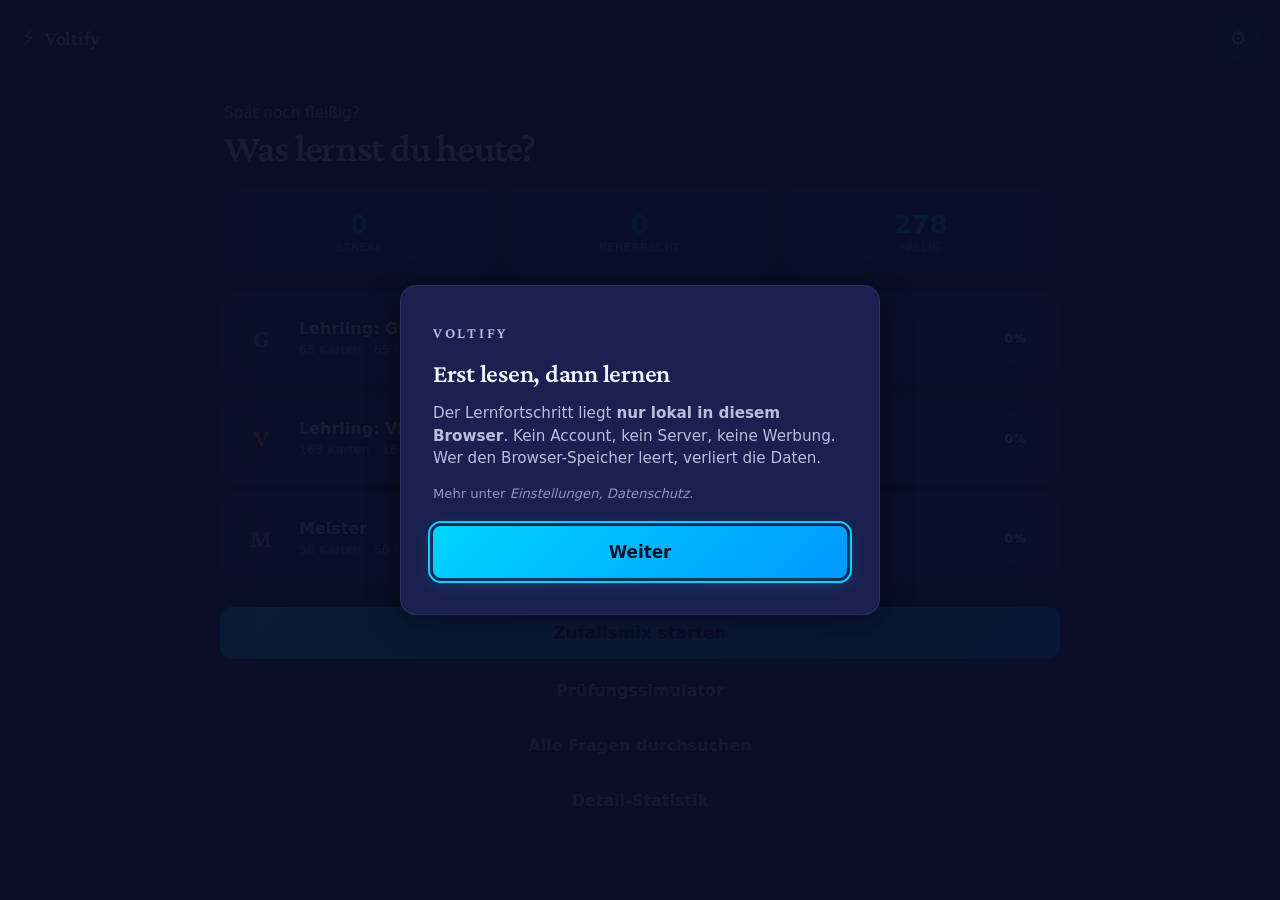
<file: index.html>
<!DOCTYPE html>
<html lang="de">
<head>
  <meta charset="UTF-8">
  <meta name="viewport" content="width=device-width, initial-scale=1.0, viewport-fit=cover, user-scalable=no">
  <meta name="theme-color" content="#0a0e27">
  <meta name="description" content="Voltify – Lern-App für Elektriker. Karteikarten mit Spaced Repetition (Leitner), Prüfungssimulator, 278 Fragen aus Lehrling und Meister, offline-fähig.">
  <meta name="keywords" content="Elektriker, Lernen, Karteikarten, Prüfungsvorbereitung, VDE, Meister, Lehrling, Spaced Repetition, Leitner, IHK, HwK">
  <meta name="author" content="Voltify">
  <link rel="canonical" href="https://nilskuhlow.github.io/voltify/">

  <!-- Open Graph -->
  <meta property="og:type" content="website">
  <meta property="og:site_name" content="Voltify">
  <meta property="og:title" content="Voltify – Lernen für Elektriker">
  <meta property="og:description" content="Karteikarten-Lern-App für Elektriker (Lehrling + Meister). Spaced Repetition, Prüfungssimulator, 278 Fragen, offline-fähig.">
  <meta property="og:url" content="https://nilskuhlow.github.io/voltify/">
  <meta property="og:image" content="https://nilskuhlow.github.io/voltify/icons/icon-1024.png">
  <meta property="og:image:width" content="1024">
  <meta property="og:image:height" content="1024">
  <meta property="og:locale" content="de_DE">

  <!-- Twitter / X -->
  <meta name="twitter:card" content="summary_large_image">
  <meta name="twitter:title" content="Voltify – Lernen für Elektriker">
  <meta name="twitter:description" content="Karteikarten-Lern-App für Elektriker. Spaced Repetition, Prüfungssimulator, 278 Fragen.">
  <meta name="twitter:image" content="https://nilskuhlow.github.io/voltify/icons/icon-1024.png">

  <!-- PWA / Apple -->
  <meta name="apple-mobile-web-app-capable" content="yes">
  <meta name="apple-mobile-web-app-status-bar-style" content="black-translucent">
  <meta name="apple-mobile-web-app-title" content="Voltify">
  <meta name="mobile-web-app-capable" content="yes">
  <meta name="format-detection" content="telephone=no">
  <meta name="application-name" content="Voltify">
  <title>Voltify – Lernen für Elektriker</title>
  <link rel="manifest" href="manifest.json">
  <link rel="stylesheet" href="styles.css">
  <link rel="icon" type="image/svg+xml" href="icon.svg">
  <link rel="icon" type="image/png" sizes="32x32" href="icons/favicon-32.png">
  <link rel="icon" type="image/png" sizes="16x16" href="icons/favicon-16.png">
  <link rel="apple-touch-icon" sizes="180x180" href="icons/apple-touch-180.png">
  <link rel="apple-touch-icon" sizes="167x167" href="icons/apple-touch-167.png">
  <link rel="apple-touch-icon" sizes="152x152" href="icons/apple-touch-152.png">
  <link rel="apple-touch-icon" sizes="120x120" href="icons/apple-touch-120.png">
</head>
<body>
  <div id="update-banner" class="update-banner hidden" role="status" aria-live="polite">
    <span>Eine neue Version von Voltify ist verfügbar.</span>
    <button class="btn primary" id="update-reload" type="button">Jetzt laden</button>
    <button class="icon-btn ghost" id="update-dismiss" type="button" aria-label="Schließen">✕</button>
  </div>
  <div id="app">

    <!-- HOME -->
    <section class="screen active" data-screen="home">
      <header class="topbar">
        <div class="brand">
          <span class="bolt" aria-hidden="true">⚡</span>
          <span class="brand-name">Voltify</span>
        </div>
        <button class="icon-btn" data-nav="settings" aria-label="Einstellungen">⚙</button>
      </header>
      <main class="content">
        <div class="hero">
          <p class="hero-greeting" id="greeting">Bereit zu lernen?</p>
          <h1 class="hero-title">Was lernst du heute?</h1>
          <p class="exam-countdown hidden" id="exam-countdown" aria-live="polite"></p>
          <div class="hero-stats">
            <div class="stat">
              <span class="stat-value" id="stat-streak">0</span>
              <span class="stat-label">Streak</span>
            </div>
            <div class="stat">
              <span class="stat-value" id="stat-mastered">0</span>
              <span class="stat-label">Beherrscht</span>
            </div>
            <div class="stat">
              <span class="stat-value" id="stat-due">0</span>
              <span class="stat-label">Fällig</span>
            </div>
          </div>
        </div>

        <div class="card-list" id="path-list"></div>

        <div class="action-stack">
          <button class="btn primary big" data-nav="quiz-mix">Zufallsmix starten</button>
          <button class="btn ghost" data-nav="exam-setup">Prüfungssimulator</button>
          <button class="btn ghost" data-nav="browse">Alle Fragen durchsuchen</button>
          <button class="btn ghost" data-nav="stats">Detail-Statistik</button>
        </div>
      </main>
    </section>

    <!-- PRÜFUNGSSIMULATOR – SETUP -->
    <section class="screen" data-screen="exam-setup">
      <header class="topbar">
        <button class="icon-btn" data-nav="home" aria-label="Zurück">←</button>
        <h2 class="page-title">Prüfungssimulator</h2>
        <div></div>
      </header>
      <main class="content">
        <p class="prose-intro">
          Im Simulator-Modus bekommst du <strong>kein Feedback</strong>
          während der Prüfung. Erst am Ende siehst du, wie viele Fragen
          du richtig hattest – wie in einer echten Prüfung.
        </p>
        <div class="settings-list">
          <div class="setting-row">
            <div class="setting-text">
              <h3>Themengebiet</h3>
              <p class="setting-hint">Welcher Bereich soll geprüft werden</p>
            </div>
            <select id="exam-path" aria-label="Themengebiet">
              <option value="">Alle</option>
              <option value="lehrling-grund">Grundlagen</option>
              <option value="lehrling-vde">VDE & Sicherheit</option>
              <option value="meister">Meister</option>
            </select>
          </div>
          <div class="setting-row">
            <div class="setting-text">
              <h3>Anzahl Fragen</h3>
              <p class="setting-hint">Aus dem Pool zufällig gezogen</p>
            </div>
            <select id="exam-count" aria-label="Anzahl Fragen">
              <option value="10">10</option>
              <option value="20">20</option>
              <option value="30" selected>30</option>
              <option value="60">60</option>
              <option value="90">90</option>
            </select>
          </div>
          <div class="setting-row">
            <div class="setting-text">
              <h3>Zeitlimit</h3>
              <p class="setting-hint">Insgesamt für alle Fragen</p>
            </div>
            <select id="exam-time" aria-label="Zeitlimit">
              <option value="0">Kein Limit</option>
              <option value="15">15 Minuten</option>
              <option value="30" selected>30 Minuten</option>
              <option value="45">45 Minuten</option>
              <option value="60">60 Minuten</option>
              <option value="90">90 Minuten</option>
            </select>
          </div>
        </div>
        <button class="btn primary big" id="exam-start">Simulator starten</button>
      </main>
    </section>

    <!-- PRÜFUNGS-ERGEBNIS -->
    <section class="screen" data-screen="exam-result">
      <header class="topbar">
        <div></div>
        <h2 class="page-title">Prüfungsergebnis</h2>
        <button class="icon-btn" data-nav="home" aria-label="Schließen">✕</button>
      </header>
      <main class="content">
        <div class="exam-summary">
          <div class="exam-grade" id="exam-grade">–</div>
          <p class="exam-subtitle" id="exam-subtitle"></p>
          <div class="results-grid">
            <div class="result-card">
              <span class="result-value" id="exam-correct">0</span>
              <span class="result-label">Richtig</span>
            </div>
            <div class="result-card">
              <span class="result-value" id="exam-wrong">0</span>
              <span class="result-label">Falsch</span>
            </div>
            <div class="result-card">
              <span class="result-value" id="exam-percent">0%</span>
              <span class="result-label">Quote</span>
            </div>
          </div>
        </div>
        <h3 class="exam-detail-title">Detail</h3>
        <div class="exam-detail-list" id="exam-detail-list"></div>
        <div class="action-stack">
          <button class="btn primary big" data-nav="exam-setup">Neue Prüfung</button>
          <button class="btn ghost" data-nav="home">Zur Übersicht</button>
        </div>
      </main>
    </section>

    <!-- BROWSE / SUCHE -->
    <section class="screen" data-screen="browse">
      <header class="topbar">
        <button class="icon-btn" data-nav="home" aria-label="Zurück">←</button>
        <h2 class="page-title">Fragen durchsuchen</h2>
        <div></div>
      </header>
      <main class="content">
        <input type="search" id="browse-search" class="browse-search"
               placeholder="In allen Fragen suchen…"
               aria-label="Fragen durchsuchen">
        <div class="filter-chips" role="group" aria-label="Filter">
          <button class="chip active" data-filter-path="">Alle Pfade</button>
          <button class="chip" data-filter-path="lehrling-grund">Grundlagen</button>
          <button class="chip" data-filter-path="lehrling-vde">VDE & Sicherheit</button>
          <button class="chip" data-filter-path="meister">Meister</button>
        </div>
        <div class="filter-chips" role="group" aria-label="Status-Filter">
          <button class="chip active" data-filter-status="all">Alle</button>
          <button class="chip" data-filter-status="bookmarked">Nur markierte ★</button>
          <button class="chip" data-filter-status="due">Fällig heute</button>
          <button class="chip" data-filter-status="weak">Box 1–2</button>
        </div>
        <p class="browse-meta" id="browse-meta">– Fragen –</p>
        <div class="browse-list" id="browse-list"></div>
      </main>
    </section>

    <!-- QUIZ -->
    <section class="screen" data-screen="quiz">
      <header class="topbar">
        <button class="icon-btn" data-action="quit-quiz" aria-label="Session abbrechen">←</button>
        <div class="progress-wrap">
          <div class="progress-bar" role="progressbar" aria-label="Fortschritt der Session">
            <div class="progress-fill" id="progress-fill"></div>
          </div>
          <span class="progress-text" id="progress-text">0 / 0</span>
        </div>
        <span class="exam-timer hidden" id="exam-timer" aria-live="polite"
              aria-label="Verbleibende Zeit">--:--</span>
      </header>
      <main class="content quiz-content">
        <div class="card" id="quiz-card">
          <div class="card-meta">
            <span class="badge" id="card-category">Kategorie</span>
            <div class="card-meta-right">
              <button class="bookmark-btn" id="bookmark-btn" type="button"
                      aria-label="Karte merken" aria-pressed="false">
                <span id="bookmark-icon" aria-hidden="true">☆</span>
              </button>
              <span class="card-level" id="card-level" aria-label="Lernstand">★☆☆☆☆</span>
            </div>
          </div>
          <h2 class="card-question" id="card-question">Frage</h2>
          <div class="card-options" id="card-options"></div>
          <div class="card-feedback hidden" id="card-feedback"
               aria-live="polite" aria-atomic="true">
            <div class="feedback-header" id="feedback-header"></div>
            <p class="feedback-explain" id="feedback-explain"></p>
            <p class="feedback-source hidden" id="feedback-source"></p>
            <button class="btn primary big" id="next-btn">Weiter</button>
          </div>
        </div>
      </main>
    </section>

    <!-- RESULTS -->
    <section class="screen" data-screen="results">
      <header class="topbar">
        <div></div>
        <button class="icon-btn" data-nav="home" aria-label="Schließen">✕</button>
      </header>
      <main class="content results-content">
        <div class="results-icon" aria-hidden="true">Voltify</div>
        <h1 class="results-title">Session beendet!</h1>
        <p class="results-subtitle" id="results-subtitle"></p>
        <div class="results-grid">
          <div class="result-card">
            <span class="result-value" id="result-correct">0</span>
            <span class="result-label">Richtig</span>
          </div>
          <div class="result-card">
            <span class="result-value" id="result-wrong">0</span>
            <span class="result-label">Falsch</span>
          </div>
          <div class="result-card">
            <span class="result-value" id="result-accuracy">0%</span>
            <span class="result-label">Treffer</span>
          </div>
        </div>
        <div class="action-stack">
          <button class="btn primary big" id="repeat-btn">Nochmal lernen</button>
          <button class="btn ghost" data-nav="home">Zur Übersicht</button>
        </div>
      </main>
    </section>

    <!-- STATS -->
    <section class="screen" data-screen="stats">
      <header class="topbar">
        <button class="icon-btn" data-nav="home" aria-label="Zurück">←</button>
        <h2 class="page-title">Statistik</h2>
        <div></div>
      </header>
      <main class="content">
        <div id="stats-content"></div>
      </main>
    </section>

    <!-- SETTINGS -->
    <section class="screen" data-screen="settings">
      <header class="topbar">
        <button class="icon-btn" data-nav="home" aria-label="Zurück">←</button>
        <h2 class="page-title">Einstellungen</h2>
        <div></div>
      </header>
      <main class="content">
        <div class="settings-list">
          <div class="setting-row">
            <div class="setting-text">
              <h3>Karten pro Session</h3>
              <p class="setting-hint">Wie viele Fragen pro Lerneinheit</p>
            </div>
            <select id="setting-batch" aria-label="Karten pro Session">
              <option value="10">10</option>
              <option value="15" selected>15</option>
              <option value="20">20</option>
              <option value="30">30</option>
            </select>
          </div>
          <div class="setting-row">
            <div class="setting-text">
              <h3>Theme</h3>
              <p class="setting-hint">Helles oder dunkles Design</p>
            </div>
            <select id="setting-theme" aria-label="Theme">
              <option value="dark" selected>Dunkel</option>
              <option value="light">Hell</option>
              <option value="auto">Automatisch</option>
            </select>
          </div>
          <div class="setting-row">
            <div class="setting-text">
              <h3>Antworten mischen</h3>
              <p class="setting-hint">Reihenfolge der Optionen jedes Mal neu würfeln</p>
            </div>
            <label class="switch">
              <input type="checkbox" id="setting-shuffle" checked>
              <span class="slider"></span>
            </label>
          </div>
          <div class="setting-row">
            <div class="setting-text">
              <h3>Lehrjahr</h3>
              <p class="setting-hint">Wo stehst du? Beeinflusst künftige Empfehlungen.</p>
            </div>
            <select id="setting-grade" aria-label="Lehrjahr">
              <option value="">– keine Angabe –</option>
              <option value="1">1. Lehrjahr</option>
              <option value="2">2. Lehrjahr</option>
              <option value="3">3. Lehrjahr</option>
              <option value="4">4. Lehrjahr</option>
              <option value="5">Meister</option>
            </select>
          </div>
          <div class="setting-row">
            <div class="setting-text">
              <h3>Prüfungsdatum</h3>
              <p class="setting-hint">Optional. Zeigt den Countdown auf der Startseite.</p>
            </div>
            <input type="date" id="setting-exam-date" class="setting-date" aria-label="Prüfungsdatum">
          </div>
          <div class="setting-row">
            <div class="setting-text">
              <h3>Fortschritt sichern</h3>
              <p class="setting-hint">Lernstand als JSON-Datei herunterladen (Backup)</p>
            </div>
            <button class="btn ghost" id="export-progress">Exportieren</button>
          </div>
          <div class="setting-row">
            <div class="setting-text">
              <h3>Fortschritt einspielen</h3>
              <p class="setting-hint">Vorhandenen Lernstand aus JSON-Datei wiederherstellen</p>
            </div>
            <label class="btn ghost file-label">
              Importieren
              <input type="file" id="import-progress" accept="application/json,.json" hidden>
            </label>
          </div>
          <div class="setting-row danger">
            <div class="setting-text">
              <h3>Fortschritt zurücksetzen</h3>
              <p class="setting-hint">Setzt alle Lernstände auf 0</p>
            </div>
            <button class="btn danger" id="reset-progress">Reset</button>
          </div>
          <div class="setting-row">
            <div class="setting-text">
              <h3>Tastatur-Shortcuts</h3>
              <p class="setting-hint">
                <kbd>1</kbd>–<kbd>9</kbd> oder <kbd>A</kbd>–<kbd>H</kbd>: Antwort wählen ·
                <kbd>Enter</kbd>/<kbd>Space</kbd>: Weiter bzw. Multi prüfen ·
                <kbd>B</kbd>: Lesezeichen ·
                <kbd>Esc</kbd>: Zurück
              </p>
            </div>
          </div>
          <div class="setting-row link-row">
            <div class="setting-text">
              <h3>Impressum</h3>
              <p class="setting-hint">Anbieterkennzeichnung gemäß § 5 DDG</p>
            </div>
            <button class="link-arrow" data-nav="imprint" aria-label="Impressum öffnen">›</button>
          </div>
          <div class="setting-row link-row">
            <div class="setting-text">
              <h3>Datenschutz</h3>
              <p class="setting-hint">Wie deine Daten verarbeitet werden</p>
            </div>
            <button class="link-arrow" data-nav="privacy" aria-label="Datenschutzerklärung öffnen">›</button>
          </div>
          <div class="setting-row">
            <div class="setting-text">
              <h3>Über Voltify</h3>
              <p class="setting-hint">Spaced-Repetition-Lernen für Elektriker. Lehrling und Meister. Funktioniert offline.</p>
            </div>
            <span class="version">v1.0</span>
          </div>
        </div>
      </main>
    </section>

    <!-- IMPRESSUM -->
    <section class="screen" data-screen="imprint">
      <header class="topbar">
        <button class="icon-btn" data-nav="settings" aria-label="Zurück">←</button>
        <h2 class="page-title">Impressum</h2>
        <div></div>
      </header>
      <main class="content prose">
        <h3>Angaben gemäß § 5 DDG</h3>
        <p>
          <strong>[Vorname Nachname]</strong><br>
          [Straße Hausnummer]<br>
          [PLZ Stadt]<br>
          Deutschland
        </p>
        <h3>Kontakt</h3>
        <p>E-Mail: <a href="mailto:[deine@email.de]">[deine@email.de]</a></p>
        <h3>Verantwortlich für den Inhalt nach § 18 Abs. 2 MStV</h3>
        <p>[Vorname Nachname], Anschrift wie oben.</p>
        <h3>Haftungsausschluss</h3>
        <p>
          Voltify ist ein privates Lernwerkzeug. Trotz sorgfältiger inhaltlicher
          Kontrolle wird keine Haftung für Vollständigkeit, Aktualität oder
          Richtigkeit der Lerninhalte übernommen. Die Inhalte ersetzen keine
          Fachausbildung und keine geprüften Lehrmaterialien. Bei sicherheits-
          relevanten Tätigkeiten gelten ausschließlich die einschlägigen
          Normen, Gesetze und Vorschriften (DGUV, VDE, DIN).
        </p>
        <h3>Hinweis zu Inhalten</h3>
        <p>
          Einzelne Fragen können angelehnt sein an öffentlich zugängliche
          Lehrmaterialien (z. B. DGUV-Vorschriften und Informationen).
          Wörtlich übernommene Inhalte werden vor einer kommerziellen Nutzung
          ersetzt oder lizenziert.
        </p>
        <p class="muted small">
          <em>Hinweis an den Betreiber: Vor Veröffentlichung müssen die
          Platzhalter [Vorname …] durch die tatsächliche ladungsfähige
          Anschrift und eine erreichbare E-Mail-Adresse ersetzt werden.
          Sonst Verstoß gegen § 5 DDG / § 18 MStV.</em>
        </p>
      </main>
    </section>

    <!-- DATENSCHUTZ -->
    <section class="screen" data-screen="privacy">
      <header class="topbar">
        <button class="icon-btn" data-nav="settings" aria-label="Zurück">←</button>
        <h2 class="page-title">Datenschutz</h2>
        <div></div>
      </header>
      <main class="content prose">
        <h3>1. Verantwortlicher</h3>
        <p>
          [Vorname Nachname], [Straße Hausnummer], [PLZ Stadt], Deutschland.<br>
          E-Mail: <a href="mailto:[deine@email.de]">[deine@email.de]</a>
        </p>

        <h3>2. Welche Daten werden gespeichert?</h3>
        <p>
          Voltify speichert <strong>ausschließlich lokal in deinem Browser</strong>:
        </p>
        <ul>
          <li>Lernfortschritt (Lernbox-Stand jeder Frage, Trefferquote)</li>
          <li>Streak (aufeinanderfolgende Lerntage)</li>
          <li>Deine Einstellungen (Theme, Karten pro Session, Antworten mischen)</li>
        </ul>
        <p>
          Speicherort: <code>localStorage</code>, Schlüssel
          <code>voltify-state-v1</code>. Diese Daten werden
          <strong>nicht</strong> an den Anbieter oder an Dritte übertragen.
        </p>

        <h3>3. Hosting (GitHub Pages)</h3>
        <p>
          Die App wird über <strong>GitHub Pages</strong> ausgeliefert
          (GitHub Inc., 88 Colin P Kelly Jr St, San Francisco, CA 94107, USA).
          Beim Aufruf werden technisch notwendige Verbindungsdaten,
          insbesondere die <strong>IP-Adresse</strong>, durch GitHub
          verarbeitet, um die Webseite ausliefern zu können.
        </p>
        <p>
          Rechtsgrundlage: Art. 6 Abs. 1 lit. f DSGVO (berechtigtes Interesse
          am sicheren Betrieb der Webseite). GitHub kann diese Daten in die
          USA übertragen; GitHub hat sich gemäß EU-US Data Privacy Framework
          verpflichtet. Datenschutzerklärung von GitHub:
          <a href="https://docs.github.com/en/site-policy/privacy-policies/github-privacy-statement"
             target="_blank" rel="noopener noreferrer">
            docs.github.com/site-policy/privacy
          </a>.
        </p>

        <h3>4. Cookies / Tracking</h3>
        <p>
          Voltify verwendet <strong>keine Cookies</strong> und
          <strong>kein Tracking</strong>. Es findet keine Analyse, Reichweiten-
          messung oder Profilbildung statt.
        </p>

        <h3>5. Service Worker</h3>
        <p>
          Für die Offline-Funktion lädt ein Service Worker einmalig die
          App-Dateien (HTML, CSS, JS, Frage-Daten) in den Cache deines
          Browsers. Dies dient ausschließlich der Performance und der
          Offline-Verfügbarkeit; es werden dabei keine personenbezogenen
          Daten verarbeitet.
        </p>

        <h3>6. Deine Rechte</h3>
        <p>
          Da personenbezogene Daten weder erhoben noch verarbeitet werden,
          sind die meisten DSGVO-Rechte (Auskunft, Berichtigung, Löschung,
          Übertragbarkeit) faktisch nicht anwendbar. Du kannst jederzeit
          die lokal gespeicherten Daten löschen, indem du in den Einstellungen
          „Fortschritt zurücksetzen" wählst oder in deinem Browser den
          Speicher der Webseite leerst.
        </p>

        <h3>7. Kontakt</h3>
        <p>
          Bei Fragen zum Datenschutz: <a href="mailto:[deine@email.de]">[deine@email.de]</a>
        </p>

        <p class="muted small">Stand: Mai 2026</p>
        <p class="muted small">
          <em>Hinweis an den Betreiber: Diese Datenschutzerklärung ist ein
          Template. Vor Veröffentlichung Platzhalter ersetzen und – bei
          späterer Monetarisierung, Werbung oder Backend – durch eine
          überarbeitete Version ersetzen lassen (idealerweise
          anwaltlich geprüft).</em>
        </p>
      </main>
    </section>

    <!-- ERST-START-WIZARD (Modal, mehrstufig, einmalig) -->
    <div id="first-visit" class="first-visit hidden" role="dialog"
         aria-modal="true" aria-labelledby="first-visit-title">
      <div class="first-visit-card">
        <!-- STEP 1: Welcome / Datenschutz -->
        <div class="visit-step" data-step="1">
          <p class="first-visit-mark" aria-hidden="true">Voltify</p>
          <h2 id="first-visit-title">Erst lesen, dann lernen</h2>
          <p>
            Der Lernfortschritt liegt
            <strong>nur lokal in diesem Browser</strong>. Kein Account,
            kein Server, keine Werbung. Wer den Browser-Speicher leert,
            verliert die Daten.
          </p>
          <p class="small muted">
            Mehr unter <em>Einstellungen, Datenschutz</em>.
          </p>
          <button class="btn primary big" id="visit-next-1">Weiter</button>
        </div>

        <!-- STEP 2: Lehrjahr -->
        <div class="visit-step hidden" data-step="2">
          <h2>Wo stehst du?</h2>
          <p class="small muted">
            Damit wir dir später die passenden Inhalte zeigen können.
          </p>
          <div class="grade-grid">
            <button class="grade-option" type="button" data-grade="1">1. Lehrjahr</button>
            <button class="grade-option" type="button" data-grade="2">2. Lehrjahr</button>
            <button class="grade-option" type="button" data-grade="3">3. Lehrjahr</button>
            <button class="grade-option" type="button" data-grade="4">4. Lehrjahr</button>
            <button class="grade-option" type="button" data-grade="5">Meister</button>
            <button class="grade-option ghost" type="button" data-grade="0">Überspringen</button>
          </div>
        </div>

        <!-- STEP 3: Prüfungsdatum -->
        <div class="visit-step hidden" data-step="3">
          <h2>Wann ist deine Prüfung?</h2>
          <p class="small muted">
            Optional – wir zeigen dir dann auf der Startseite den Countdown.
          </p>
          <input type="date" id="exam-date-input" class="date-input" aria-label="Prüfungsdatum">
          <button class="btn primary big" id="visit-finish">Los geht's</button>
          <button class="btn ghost" id="visit-skip-date">Später eintragen</button>
        </div>
      </div>
    </div>
  </div>

  <script src="data.js"></script>
  <script src="app.js"></script>
</body>
</html>
</file>
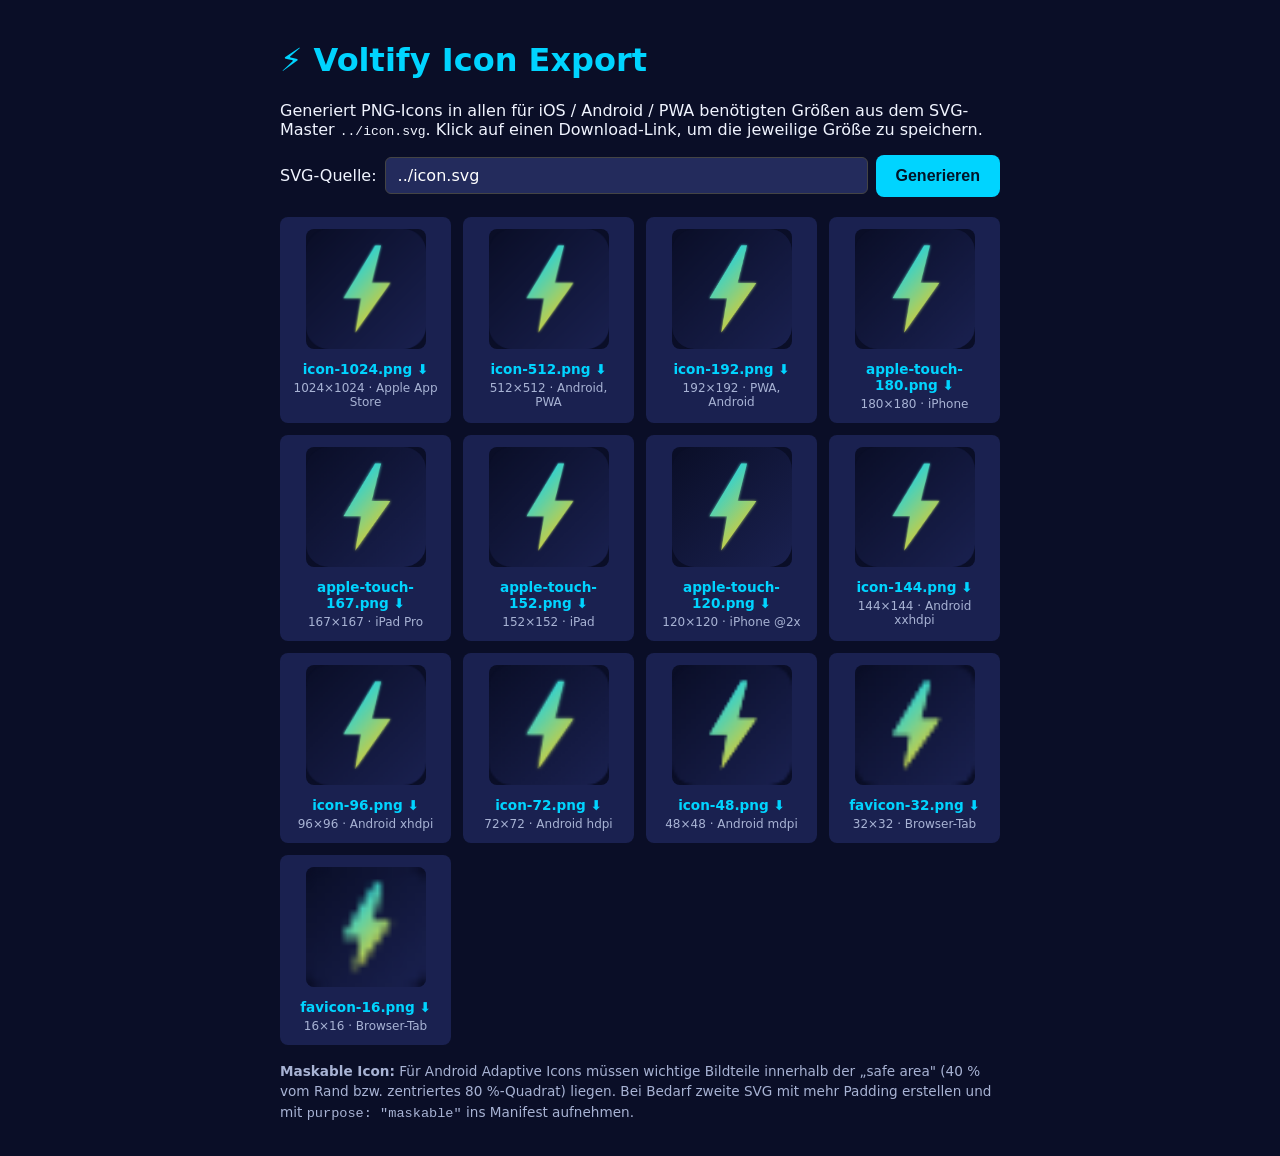
<file: scripts/icon-export.html>
<!DOCTYPE html>
<html lang="de">
<head>
<meta charset="UTF-8">
<title>Voltify – Icon Export</title>
<style>
  body { font-family: -apple-system, "Segoe UI", system-ui, sans-serif;
         background: #0a0e27; color: #f0f4ff; padding: 20px; max-width: 720px; margin: 0 auto; }
  h1 { color: #00d4ff; }
  button { background: #00d4ff; color: #001428; border: none; padding: 12px 20px;
           font-weight: 700; border-radius: 8px; cursor: pointer; font-size: 1rem; }
  button:hover { filter: brightness(1.1); }
  .grid { display: grid; grid-template-columns: repeat(auto-fill, minmax(140px, 1fr));
          gap: 12px; margin-top: 20px; }
  .card { background: #1a2150; border-radius: 8px; padding: 12px; text-align: center; }
  .card img { width: 100%; max-width: 120px; border-radius: 8px; background: #0a0e27;
              image-rendering: -webkit-optimize-contrast; }
  .card a { display: block; margin-top: 8px; color: #00d4ff; text-decoration: none;
            font-size: 0.85rem; font-weight: 600; }
  .meta { font-size: 0.75rem; color: #a8b3d4; margin-top: 4px; }
  .input { display: flex; gap: 8px; align-items: center; margin: 12px 0; }
  input[type="text"] { flex: 1; padding: 8px 12px; background: #232b5c; color: white;
                       border: 1px solid #444; border-radius: 6px; font: inherit; }
  .info { font-size: 0.85rem; color: #a8b3d4; line-height: 1.5; margin-top: 16px; }
</style>
</head>
<body>
  <h1>⚡ Voltify Icon Export</h1>
  <p>Generiert PNG-Icons in allen für iOS / Android / PWA benötigten Größen aus
     dem SVG-Master <code>../icon.svg</code>. Klick auf einen Download-Link, um
     die jeweilige Größe zu speichern.</p>

  <div class="input">
    <label for="src">SVG-Quelle:</label>
    <input type="text" id="src" value="../icon.svg">
    <button id="generate">Generieren</button>
  </div>

  <div class="grid" id="grid"></div>

  <p class="info">
    <strong>Maskable Icon:</strong> Für Android Adaptive Icons müssen wichtige
    Bildteile innerhalb der „safe area" (40 % vom Rand bzw. zentriertes 80 %-Quadrat)
    liegen. Bei Bedarf zweite SVG mit mehr Padding erstellen und mit
    <code>purpose: "maskable"</code> ins Manifest aufnehmen.
  </p>
</body>
<script>
const SIZES = [
  { name: 'icon-1024.png', size: 1024, note: 'Apple App Store' },
  { name: 'icon-512.png',  size: 512,  note: 'Android, PWA' },
  { name: 'icon-192.png',  size: 192,  note: 'PWA, Android' },
  { name: 'apple-touch-180.png', size: 180, note: 'iPhone' },
  { name: 'apple-touch-167.png', size: 167, note: 'iPad Pro' },
  { name: 'apple-touch-152.png', size: 152, note: 'iPad' },
  { name: 'apple-touch-120.png', size: 120, note: 'iPhone @2x' },
  { name: 'icon-144.png',  size: 144, note: 'Android xxhdpi' },
  { name: 'icon-96.png',   size: 96,  note: 'Android xhdpi' },
  { name: 'icon-72.png',   size: 72,  note: 'Android hdpi' },
  { name: 'icon-48.png',   size: 48,  note: 'Android mdpi' },
  { name: 'favicon-32.png',size: 32,  note: 'Browser-Tab' },
  { name: 'favicon-16.png',size: 16,  note: 'Browser-Tab' }
];

async function svgToPng(svgText, size) {
  const blob = new Blob([svgText], { type: 'image/svg+xml' });
  const url = URL.createObjectURL(blob);
  try {
    const img = await new Promise((res, rej) => {
      const i = new Image();
      i.onload = () => res(i);
      i.onerror = rej;
      i.src = url;
    });
    const c = document.createElement('canvas');
    c.width = size; c.height = size;
    const ctx = c.getContext('2d');
    ctx.imageSmoothingEnabled = true;
    ctx.imageSmoothingQuality = 'high';
    ctx.drawImage(img, 0, 0, size, size);
    return c.toDataURL('image/png');
  } finally {
    URL.revokeObjectURL(url);
  }
}

async function generate() {
  const src = document.getElementById('src').value;
  const r = await fetch(src);
  if (!r.ok) { alert('SVG konnte nicht geladen werden: ' + r.status); return; }
  const svg = await r.text();
  const grid = document.getElementById('grid');
  grid.innerHTML = '<p>Generiere…</p>';
  const cards = [];
  for (const s of SIZES) {
    const data = await svgToPng(svg, s.size);
    cards.push(`
      <div class="card">
        <img src="${data}" alt="${s.size}px">
        <a href="${data}" download="${s.name}">${s.name} ⬇</a>
        <div class="meta">${s.size}×${s.size} · ${s.note}</div>
      </div>
    `);
  }
  grid.innerHTML = cards.join('');
}

document.getElementById('generate').addEventListener('click', generate);
window.addEventListener('load', () => setTimeout(generate, 100));
</script>
</html>
</file>
<file: styles.css>
/* Schrift: Crimson Pro (SIL Open Font License 1.1, lokal gehostet). */
@font-face {
  font-family: 'Crimson Pro';
  font-style: normal;
  font-weight: 400;
  font-display: swap;
  src: url('fonts/crimson-pro-400.woff2') format('woff2');
  unicode-range: U+0000-00FF, U+0131, U+0152-0153, U+02BB-02BC, U+02C6,
                 U+02DA, U+02DC, U+2000-206F, U+2074, U+20AC, U+2122,
                 U+2191, U+2193, U+2212, U+2215, U+FEFF, U+FFFD;
}
@font-face {
  font-family: 'Crimson Pro';
  font-style: normal;
  font-weight: 600;
  font-display: swap;
  src: url('fonts/crimson-pro-600.woff2') format('woff2');
  unicode-range: U+0000-00FF, U+0131, U+0152-0153, U+02BB-02BC, U+02C6,
                 U+02DA, U+02DC, U+2000-206F, U+2074, U+20AC, U+2122,
                 U+2191, U+2193, U+2212, U+2215, U+FEFF, U+FFFD;
}
@font-face {
  font-family: 'Crimson Pro';
  font-style: italic;
  font-weight: 400;
  font-display: swap;
  src: url('fonts/crimson-pro-italic.woff2') format('woff2');
  unicode-range: U+0000-00FF, U+0131, U+0152-0153, U+02BB-02BC, U+02C6,
                 U+02DA, U+02DC, U+2000-206F, U+2074, U+20AC, U+2122,
                 U+2191, U+2193, U+2212, U+2215, U+FEFF, U+FFFD;
}

:root {
  /* Typografie */
  --font-head: 'Crimson Pro', 'Iowan Old Style', 'Charter', 'Georgia', serif;
  --font-body: -apple-system, BlinkMacSystemFont, "Segoe UI", system-ui,
               "Helvetica Neue", Arial, sans-serif;
  --fs-12: 0.75rem;
  --fs-14: 0.875rem;
  --fs-16: 1rem;
  --fs-18: 1.125rem;
  --fs-20: 1.25rem;
  --fs-24: 1.5rem;
  --fs-32: 2rem;
  --fs-40: 2.5rem;
  --lh-tight: 1.15;
  --lh-base: 1.5;

  /* Spacing-Scale */
  --sp-1: 4px;  --sp-2: 8px;  --sp-3: 12px;
  --sp-4: 16px; --sp-5: 20px; --sp-6: 24px;
  --sp-8: 32px; --sp-10: 40px; --sp-12: 48px;

  /* Animation-Tokens */
  --t-fast: 0.12s ease;
  --t-base: 0.22s ease;

  --bg: #0a0e27;
  --bg-elevated: #141a3a;
  --bg-card: #1a2150;
  --surface: #232b5c;
  --surface-2: #2c3570;
  --text: #f0f4ff;
  --text-dim: #b6c0dd;
  --text-muted: #8e98be;
  --accent: #00d4ff;
  --accent-fg: #66e3ff;
  --accent-soft: rgba(0, 212, 255, 0.18);
  --accent-2: #facc15;
  --success: #22c55e;
  --success-bg: rgba(34, 197, 94, 0.18);
  --danger: #ef4444;
  --danger-bg: rgba(239, 68, 68, 0.18);
  --border: rgba(255, 255, 255, 0.08);
  --shadow: 0 8px 32px rgba(0, 0, 0, 0.4);
  --radius: 16px;
  --radius-sm: 12px;
  --transition: var(--t-base);
  --safe-top: env(safe-area-inset-top, 0);
  --safe-bottom: env(safe-area-inset-bottom, 0);
}

[data-theme="light"] {
  --bg: #f5f7fb;
  --bg-elevated: #ffffff;
  --bg-card: #ffffff;
  --surface: #eef1f8;
  --surface-2: #e2e7f3;
  --text: #0a0e27;
  --text-dim: #3a4264;
  --text-muted: #5d6485;
  --accent: #0052cc;
  --accent-fg: #0052cc;
  --accent-soft: rgba(0, 82, 204, 0.15);
  --accent-2: #b25e00;
  --success: #15803d;
  --success-bg: rgba(34, 197, 94, 0.14);
  --danger: #b91c1c;
  --danger-bg: rgba(239, 68, 68, 0.12);
  --border: rgba(0, 0, 0, 0.1);
  --shadow: 0 8px 32px rgba(0, 0, 0, 0.08);
}

* {
  box-sizing: border-box;
  margin: 0;
  padding: 0;
}

html, body {
  height: 100%;
  font-family: var(--font-body);
  background: var(--bg);
  color: var(--text);
  -webkit-font-smoothing: antialiased;
  -webkit-tap-highlight-color: transparent;
  overscroll-behavior: none;
  font-size: 16px;
}

button { font-family: inherit; }

#app {
  min-height: 100%;
}

.screen {
  display: none;
  flex-direction: column;
  min-height: 100vh;
  min-height: 100dvh;
  animation: fade 0.22s ease;
}

.screen.active { display: flex; }

.hidden { display: none !important; }

@keyframes fade {
  from { opacity: 0; transform: translateY(6px); }
  to { opacity: 1; transform: translateY(0); }
}

/* TOPBAR */
.topbar {
  display: flex;
  align-items: center;
  justify-content: space-between;
  padding: 16px 20px 8px;
  padding-top: max(16px, var(--safe-top));
  gap: 12px;
}

.brand {
  display: flex;
  align-items: center;
  gap: 8px;
  font-weight: 700;
  font-size: 1.25rem;
}

.bolt {
  display: inline-block;
  font-size: 1.5rem;
  color: var(--accent-2);
}

.brand-name {
  font-family: var(--font-head);
  font-weight: 600;
  letter-spacing: -0.01em;
  color: var(--text);
}

.icon-btn {
  width: 44px;
  height: 44px;
  border-radius: 50%;
  background: var(--surface);
  color: var(--text);
  border: none;
  font-size: 1.2rem;
  cursor: pointer;
  display: flex;
  align-items: center;
  justify-content: center;
  transition: var(--transition);
  flex-shrink: 0;
}

.icon-btn:hover { background: var(--surface-2); }
.icon-btn:active { transform: scale(0.94); }

.page-title {
  font-family: var(--font-head);
  font-size: var(--fs-18);
  font-weight: 600;
  letter-spacing: -0.005em;
}

/* CONTENT */
.content {
  flex: 1;
  padding: 12px 20px 32px;
  padding-bottom: calc(32px + var(--safe-bottom));
  display: flex;
  flex-direction: column;
  gap: 20px;
  max-width: 720px;
  width: 100%;
  margin: 0 auto;
}

/* HERO */
.hero {
  padding: 16px 4px 0;
}

.hero-greeting {
  color: var(--text-dim);
  font-size: 0.95rem;
  margin-bottom: 4px;
}

.hero-title {
  font-family: var(--font-head);
  font-size: 2.2rem;
  font-weight: 600;
  margin-bottom: var(--sp-5);
  line-height: var(--lh-tight);
  letter-spacing: -0.02em;
}

.hero-stats {
  display: grid;
  grid-template-columns: repeat(3, 1fr);
  gap: 10px;
}

.stat {
  background: var(--bg-card);
  border: 1px solid var(--border);
  padding: 14px 10px;
  border-radius: var(--radius-sm);
  text-align: center;
  display: flex;
  flex-direction: column;
  gap: 2px;
}

.stat-value {
  font-size: 1.4rem;
  font-weight: 700;
  color: var(--accent);
  font-variant-numeric: tabular-nums;
}

.stat-label {
  font-size: 0.7rem;
  color: var(--text-muted);
  text-transform: uppercase;
  letter-spacing: 0.05em;
}

/* PATHS */
.card-list {
  display: flex;
  flex-direction: column;
  gap: 10px;
}

.path-card {
  background: var(--bg-card);
  border: 1px solid var(--border);
  border-radius: var(--radius);
  padding: 16px 16px;
  cursor: pointer;
  transition: var(--transition);
  display: flex;
  align-items: center;
  gap: 14px;
  text-align: left;
  width: 100%;
  color: var(--text);
  font: inherit;
}

.path-card:hover { border-color: var(--accent); transform: translateY(-1px); }
.path-card:active { transform: scale(0.98); }

.path-icon {
  width: 48px;
  height: 48px;
  border-radius: 8px;
  display: flex;
  align-items: center;
  justify-content: center;
  font-family: var(--font-head);
  font-weight: 600;
  font-size: 1.6rem;
  flex-shrink: 0;
  background: var(--surface);
  color: var(--text);
  letter-spacing: 0;
}

.path-icon.lehrling-grund { color: var(--accent-fg, var(--accent)); }
.path-icon.lehrling-vde   { color: var(--accent-2); }
.path-icon.meister        { color: #c4a3ff; }

.path-info {
  flex: 1;
  min-width: 0;
}

.path-title {
  font-size: 1rem;
  font-weight: 600;
  margin-bottom: 4px;
}

.path-meta {
  font-size: 0.8rem;
  color: var(--text-muted);
  display: flex;
  gap: 12px;
  flex-wrap: wrap;
}

.path-progress {
  flex-shrink: 0;
  width: 56px;
  height: 56px;
  position: relative;
  display: flex;
  align-items: center;
  justify-content: center;
  font-size: 0.78rem;
  font-weight: 700;
  font-variant-numeric: tabular-nums;
}

.path-progress svg {
  position: absolute;
  inset: 0;
  transform: rotate(-90deg);
}

.path-progress circle {
  fill: none;
  stroke-width: 4;
  stroke-linecap: round;
}

.path-progress .track { stroke: var(--surface); }
.path-progress .fill { stroke: var(--accent); transition: stroke-dashoffset 0.4s ease; }

/* BUTTONS */
.action-stack {
  display: flex;
  flex-direction: column;
  gap: 8px;
  margin-top: 4px;
}

.btn {
  border: none;
  font: inherit;
  font-weight: 600;
  cursor: pointer;
  padding: 14px 20px;
  border-radius: var(--radius-sm);
  transition: var(--transition);
  display: inline-flex;
  align-items: center;
  justify-content: center;
  gap: 8px;
  font-size: 1rem;
  color: var(--text);
}

.btn:active { transform: scale(0.97); }

.btn.primary {
  background: linear-gradient(135deg, var(--accent), #0099ff);
  color: #001428;
  box-shadow: 0 4px 18px var(--accent-soft);
}

[data-theme="light"] .btn.primary { color: #ffffff; }

.btn.primary:hover { filter: brightness(1.08); }

.btn.ghost {
  background: transparent;
  color: var(--text-dim);
}

.btn.ghost:hover { background: var(--surface); color: var(--text); }

.btn.danger {
  background: var(--danger);
  color: #fff;
}

.btn.big {
  padding: 16px 24px;
  font-size: 1.05rem;
  width: 100%;
}

/* QUIZ */
.quiz-content {
  justify-content: flex-start;
  padding-top: 0;
}

.progress-wrap {
  flex: 1;
  display: flex;
  align-items: center;
  gap: 10px;
}

.progress-bar {
  flex: 1;
  height: 6px;
  background: var(--surface);
  border-radius: 999px;
  overflow: hidden;
}

.progress-fill {
  height: 100%;
  background: linear-gradient(90deg, var(--accent), var(--accent-2));
  border-radius: 999px;
  transition: width 0.3s ease;
  width: 0%;
}

.progress-text {
  font-size: 0.82rem;
  color: var(--text-dim);
  white-space: nowrap;
  font-variant-numeric: tabular-nums;
}

.card {
  background: var(--bg-card);
  border-radius: var(--radius);
  padding: 22px 20px;
  border: 1px solid var(--border);
  box-shadow: var(--shadow);
  display: flex;
  flex-direction: column;
  gap: 18px;
  animation: cardin 0.3s ease;
}

@keyframes cardin {
  from { opacity: 0; transform: translateY(16px) scale(0.98); }
  to { opacity: 1; transform: translateY(0) scale(1); }
}

.card-meta {
  display: flex;
  justify-content: space-between;
  align-items: center;
}

.badge {
  font-size: 0.72rem;
  text-transform: uppercase;
  letter-spacing: 0.06em;
  padding: 4px 10px;
  border-radius: 999px;
  background: var(--surface);
  color: var(--text-dim);
  font-weight: 600;
}

.card-level {
  font-size: 0.9rem;
  color: var(--accent-2);
  letter-spacing: 0.1em;
  font-variant-numeric: tabular-nums;
}

.card-meta-right {
  display: flex;
  align-items: center;
  gap: 12px;
}

.bookmark-btn {
  background: transparent;
  border: none;
  color: var(--text-muted);
  font-size: 1.4rem;
  line-height: 1;
  cursor: pointer;
  padding: 4px 6px;
  border-radius: 6px;
  transition: var(--transition);
}

.bookmark-btn:hover { color: var(--accent-2); background: var(--surface); }

.bookmark-btn[aria-pressed="true"] { color: var(--accent-2); }

.feedback-source {
  font-size: 0.82rem;
  color: var(--text-muted);
  border-left: 3px solid var(--accent);
  padding-left: 10px;
  font-style: italic;
  line-height: 1.5;
}

.feedback-source.hidden { display: none; }

.card-question {
  font-size: 1.2rem;
  line-height: 1.4;
  font-weight: 600;
}

.card-options {
  display: flex;
  flex-direction: column;
  gap: 10px;
}

.option {
  background: var(--surface);
  border: 1.5px solid var(--border);
  color: var(--text);
  padding: 14px 14px;
  border-radius: var(--radius-sm);
  text-align: left;
  font: inherit;
  font-size: 0.96rem;
  cursor: pointer;
  transition: var(--transition);
  display: flex;
  align-items: flex-start;
  gap: 12px;
  width: 100%;
}

.option:hover:not(:disabled) {
  border-color: var(--accent);
  background: var(--surface-2);
}

.option:active:not(:disabled) { transform: scale(0.98); }

.option-mark {
  width: 26px;
  height: 26px;
  border-radius: 50%;
  border: 2px solid var(--text-muted);
  display: flex;
  align-items: center;
  justify-content: center;
  font-size: 0.78rem;
  font-weight: 700;
  flex-shrink: 0;
  margin-top: 1px;
  color: var(--text-dim);
  transition: var(--transition);
}

.option-text {
  flex: 1;
  line-height: 1.4;
  padding-top: 2px;
}

.option.correct {
  border-color: var(--success);
  background: var(--success-bg);
}
.option.correct .option-mark {
  border-color: var(--success);
  background: var(--success);
  color: #fff;
}

.option.wrong {
  border-color: var(--danger);
  background: var(--danger-bg);
}
.option.wrong .option-mark {
  border-color: var(--danger);
  background: var(--danger);
  color: #fff;
}

.option:disabled { cursor: default; }
.option:disabled:not(.correct):not(.wrong) { opacity: 0.55; }

/* Multi-Select */
.option.multi .option-mark {
  border-radius: 6px;
}

.option.multi.selected {
  border-color: var(--accent);
  background: var(--accent-soft);
}

.option.multi.selected .option-mark {
  background: var(--accent);
  color: #001428;
  border-color: var(--accent);
}

.multi-hint {
  font-size: 0.85rem;
  color: var(--text-dim);
  background: var(--surface);
  border-radius: var(--radius-sm);
  padding: 10px 14px;
  text-align: center;
  font-weight: 500;
}

.multi-check-btn {
  margin-top: 4px;
  width: 100%;
}

.multi-check-btn:disabled {
  opacity: 0.4;
  cursor: default;
}

.card-feedback {
  display: flex;
  flex-direction: column;
  gap: 14px;
  padding-top: 16px;
  border-top: 1px solid var(--border);
}

.feedback-header {
  font-size: 1.05rem;
  font-weight: 700;
  display: flex;
  align-items: center;
  gap: 8px;
}

.feedback-header.ok { color: var(--success); }
.feedback-header.no { color: var(--danger); }

.feedback-explain {
  color: var(--text-dim);
  line-height: 1.55;
  font-size: 0.95rem;
}

/* RESULTS */
.results-content {
  align-items: center;
  text-align: center;
  justify-content: center;
  gap: 22px;
  padding-top: 16px;
}

.results-icon {
  font-family: var(--font-head);
  font-size: 3.2rem;
  font-weight: 600;
  color: var(--accent-2);
  margin-top: 16px;
  letter-spacing: 0.05em;
}

.results-title {
  font-family: var(--font-head);
  font-size: 1.85rem;
  font-weight: 600;
  letter-spacing: -0.01em;
}

.results-subtitle {
  color: var(--text-dim);
  font-size: 1rem;
  max-width: 360px;
  line-height: 1.5;
}

.results-grid {
  display: grid;
  grid-template-columns: repeat(3, 1fr);
  gap: 10px;
  width: 100%;
  max-width: 420px;
}

.result-card {
  background: var(--bg-card);
  border: 1px solid var(--border);
  padding: 18px 10px;
  border-radius: var(--radius-sm);
  display: flex;
  flex-direction: column;
  gap: 4px;
}

.result-value {
  font-size: 1.6rem;
  font-weight: 700;
  color: var(--accent);
  font-variant-numeric: tabular-nums;
}

.result-label {
  font-size: 0.72rem;
  color: var(--text-muted);
  text-transform: uppercase;
  letter-spacing: 0.05em;
}

.results-content .action-stack { width: 100%; max-width: 420px; }

/* SETTINGS */
.settings-list {
  display: flex;
  flex-direction: column;
  background: var(--bg-card);
  border: 1px solid var(--border);
  border-radius: var(--radius);
  overflow: hidden;
}

.setting-row {
  display: flex;
  justify-content: space-between;
  align-items: center;
  padding: 16px 18px;
  gap: 14px;
  border-bottom: 1px solid var(--border);
}

.setting-row:last-child { border-bottom: none; }

.setting-text { flex: 1; min-width: 0; }

.setting-row h3 {
  font-size: 0.96rem;
  font-weight: 600;
  margin-bottom: 2px;
}

.setting-hint {
  font-size: 0.82rem;
  color: var(--text-muted);
  line-height: 1.4;
}

.setting-row select,
.setting-row .setting-date {
  background: var(--surface);
  color: var(--text);
  border: 1px solid var(--border);
  padding: 8px 12px;
  border-radius: 8px;
  font: inherit;
  cursor: pointer;
  flex-shrink: 0;
}

.setting-row .setting-date {
  cursor: text;
  min-width: 0;
  max-width: 160px;
}

.setting-row .version {
  color: var(--text-muted);
  font-size: 0.85rem;
  flex-shrink: 0;
}

.setting-hint kbd {
  display: inline-block;
  background: var(--surface);
  border: 1px solid var(--border);
  border-bottom-width: 2px;
  border-radius: 4px;
  padding: 1px 6px;
  font-family: ui-monospace, SFMono-Regular, Menlo, monospace;
  font-size: 0.78em;
  color: var(--text);
  margin: 0 1px;
}

/* SWITCH */
.switch {
  position: relative;
  width: 48px;
  height: 28px;
  flex-shrink: 0;
}
.switch input { opacity: 0; width: 0; height: 0; }
.slider {
  position: absolute;
  inset: 0;
  background: var(--surface);
  border-radius: 999px;
  transition: var(--transition);
  cursor: pointer;
  border: 1px solid var(--border);
}
.slider::before {
  content: "";
  position: absolute;
  width: 20px;
  height: 20px;
  background: var(--text-dim);
  border-radius: 50%;
  top: 3px;
  left: 3px;
  transition: var(--transition);
}
.switch input:checked + .slider {
  background: var(--accent);
}
.switch input:checked + .slider::before {
  background: #fff;
  transform: translateX(20px);
}

/* STATS */
.stats-section {
  background: var(--bg-card);
  border: 1px solid var(--border);
  border-radius: var(--radius);
  padding: 18px 18px;
  margin-bottom: 14px;
}

.stats-section h3 {
  font-family: var(--font-head);
  font-size: var(--fs-20);
  margin-bottom: var(--sp-3);
  font-weight: 600;
  letter-spacing: -0.005em;
}

.stat-row {
  display: flex;
  justify-content: space-between;
  align-items: center;
  padding: 10px 0;
  border-bottom: 1px solid var(--border);
  font-size: 0.95rem;
  color: var(--text-dim);
}

.stat-row:last-child { border: none; padding-bottom: 0; }
.stat-row span:last-child {
  color: var(--accent);
  font-weight: 600;
  font-variant-numeric: tabular-nums;
}

.box-grid {
  display: grid;
  grid-template-columns: repeat(5, 1fr);
  gap: 6px;
  margin-top: 10px;
}

/* HEATMAP (30 Tage) */
.heatmap {
  display: grid;
  grid-template-columns: repeat(15, 1fr);
  gap: 4px;
  margin-top: 4px;
}

.heat-cell {
  aspect-ratio: 1;
  background: var(--surface);
  border-radius: 3px;
}

.heat-cell.level-0 { background: var(--surface); }
.heat-cell.level-1 { background: rgba(0, 212, 255, 0.25); }
.heat-cell.level-2 { background: rgba(0, 212, 255, 0.45); }
.heat-cell.level-3 { background: rgba(0, 212, 255, 0.7); }
.heat-cell.level-4 { background: var(--accent); }

[data-theme="light"] .heat-cell.level-1 { background: rgba(0, 102, 255, 0.18); }
[data-theme="light"] .heat-cell.level-2 { background: rgba(0, 102, 255, 0.36); }
[data-theme="light"] .heat-cell.level-3 { background: rgba(0, 102, 255, 0.6); }
[data-theme="light"] .heat-cell.level-4 { background: var(--accent); }

.heatmap-legend {
  display: flex;
  align-items: center;
  justify-content: flex-end;
  gap: 4px;
  margin-top: 8px;
  font-size: 0.72rem;
  color: var(--text-muted);
}

.heatmap-legend .heat-cell {
  width: 12px;
  height: 12px;
  aspect-ratio: unset;
  border-radius: 2px;
}

.box {
  background: var(--surface);
  border-radius: 8px;
  padding: 10px 4px;
  text-align: center;
}

.box-num {
  font-size: 0.65rem;
  color: var(--text-muted);
  text-transform: uppercase;
  letter-spacing: 0.05em;
}

.box-count {
  font-size: 1.2rem;
  font-weight: 700;
  color: var(--accent);
  font-variant-numeric: tabular-nums;
}

.stats-hint {
  font-size: 0.82rem;
  color: var(--text-muted);
  margin-bottom: 4px;
  line-height: 1.4;
}

/* UPDATE-BANNER */
.update-banner {
  position: fixed;
  top: 0;
  left: 0;
  right: 0;
  background: linear-gradient(135deg, var(--accent), #0099ff);
  color: #001428;
  padding: 10px 16px;
  padding-top: max(10px, env(safe-area-inset-top));
  display: flex;
  justify-content: center;
  align-items: center;
  gap: 12px;
  z-index: 200;
  box-shadow: 0 4px 16px rgba(0, 0, 0, 0.35);
  font-size: 0.92rem;
  font-weight: 500;
  animation: slideDown 0.3s ease;
}

[data-theme="light"] .update-banner { color: #ffffff; }

@keyframes slideDown {
  from { transform: translateY(-100%); }
  to   { transform: translateY(0); }
}

.update-banner.hidden { display: none; }

.update-banner .btn {
  padding: 6px 14px;
  font-size: 0.88rem;
  background: rgba(0, 20, 40, 0.18);
  color: inherit;
  box-shadow: none;
}

.update-banner .icon-btn {
  background: transparent;
  color: inherit;
  width: 30px;
  height: 30px;
  font-size: 1rem;
}

.update-banner .icon-btn:hover { background: rgba(0, 0, 0, 0.15); }

/* PROSE (Impressum, Datenschutz) */
.prose h3 {
  font-family: var(--font-head);
  font-size: var(--fs-20);
  font-weight: 600;
  margin-top: var(--sp-6);
  margin-bottom: var(--sp-2);
  color: var(--text);
  letter-spacing: -0.005em;
}

.prose h3:first-child {
  margin-top: 0;
}

.prose p {
  font-size: 0.95rem;
  line-height: 1.55;
  color: var(--text-dim);
  margin-bottom: 12px;
}

.prose ul {
  font-size: 0.95rem;
  line-height: 1.55;
  color: var(--text-dim);
  margin-bottom: 12px;
  padding-left: 22px;
}

.prose ul li {
  margin-bottom: 4px;
}

.prose a {
  color: var(--accent);
  text-decoration: underline;
  text-underline-offset: 2px;
}

.prose code {
  font-family: ui-monospace, SFMono-Regular, Menlo, monospace;
  background: var(--surface);
  padding: 1px 6px;
  border-radius: 4px;
  font-size: 0.88em;
}

.prose strong { color: var(--text); }

.prose .muted {
  color: var(--text-muted);
}

.prose .small {
  font-size: 0.82rem;
  line-height: 1.5;
}

/* SETTINGS – Link-Rows + File-Upload */
.setting-row.link-row {
  cursor: pointer;
}

.setting-row.link-row:hover { background: var(--surface); }

.link-arrow {
  background: transparent;
  border: none;
  color: var(--text-dim);
  font-size: 1.5rem;
  font-weight: 300;
  cursor: pointer;
  padding: 4px 12px;
  flex-shrink: 0;
  line-height: 1;
}

.link-arrow:hover { color: var(--accent); }

.file-label {
  cursor: pointer;
  display: inline-flex;
}

/* ERST-START-MODAL */
.first-visit {
  position: fixed;
  inset: 0;
  background: rgba(10, 14, 39, 0.94);
  z-index: 100;
  display: flex;
  align-items: center;
  justify-content: center;
  padding: 20px;
  padding-bottom: calc(20px + var(--safe-bottom));
  animation: fade 0.22s ease;
}

[data-theme="light"] .first-visit {
  background: rgba(245, 247, 251, 0.96);
}

.first-visit.hidden { display: none; }

.first-visit-card {
  background: var(--bg-card);
  border: 1px solid var(--border);
  border-radius: var(--radius);
  padding: 28px 24px;
  max-width: 420px;
  width: 100%;
  text-align: left;
  box-shadow: var(--shadow);
  display: flex;
  flex-direction: column;
  gap: 14px;
  animation: cardin 0.22s ease;
}

.first-visit-mark {
  font-family: var(--font-head);
  font-weight: 600;
  font-size: 0.85rem;
  letter-spacing: 0.18em;
  text-transform: uppercase;
  color: var(--text-muted);
}

.first-visit-card h2 {
  font-family: var(--font-head);
  font-size: 1.65rem;
  font-weight: 600;
  letter-spacing: -0.01em;
}

.first-visit-card p {
  color: var(--text-dim);
  font-size: 0.95rem;
  line-height: 1.5;
}

.first-visit-card .small {
  font-size: 0.82rem;
}

.first-visit-card .muted {
  color: var(--text-muted);
}

.first-visit-card .btn {
  margin-top: 8px;
}

.visit-step {
  display: flex;
  flex-direction: column;
  gap: 14px;
}

.visit-step.hidden { display: none; }

.grade-grid {
  display: grid;
  grid-template-columns: 1fr 1fr;
  gap: 8px;
  margin-top: 4px;
}

.grade-option {
  background: var(--surface);
  border: 1.5px solid var(--border);
  color: var(--text);
  font: inherit;
  font-weight: 600;
  font-size: 0.95rem;
  padding: 14px 12px;
  border-radius: var(--radius-sm);
  cursor: pointer;
  transition: var(--transition);
}

.grade-option:hover { border-color: var(--accent); background: var(--surface-2); }
.grade-option:active { transform: scale(0.97); }

.grade-option.ghost {
  background: transparent;
  color: var(--text-muted);
  border-color: transparent;
  grid-column: span 2;
  margin-top: 4px;
}

.grade-option.ghost:hover { color: var(--text); }

.date-input {
  background: var(--surface);
  border: 1.5px solid var(--border);
  color: var(--text);
  font: inherit;
  font-size: 1rem;
  padding: 14px 16px;
  border-radius: var(--radius-sm);
  width: 100%;
}

.date-input:focus {
  outline: none;
  border-color: var(--accent);
}

.exam-countdown {
  background: linear-gradient(135deg, var(--accent-soft), transparent);
  border-left: 3px solid var(--accent);
  color: var(--text);
  font-size: 0.9rem;
  font-weight: 500;
  padding: 10px 14px;
  border-radius: 8px;
  margin-bottom: 14px;
  display: flex;
  align-items: center;
  gap: 8px;
}

.exam-countdown.hidden { display: none; }

.exam-countdown.urgent {
  border-left-color: var(--danger);
  color: var(--text);
}

.exam-countdown.past {
  border-left-color: var(--text-muted);
  color: var(--text-muted);
  background: var(--surface);
}

/* EXAM-MODUS */
.prose-intro {
  background: var(--bg-card);
  border-left: 3px solid var(--accent);
  border-radius: 8px;
  padding: 12px 16px;
  font-size: 0.92rem;
  line-height: 1.5;
  color: var(--text-dim);
}

.exam-timer {
  background: var(--surface);
  border-radius: 999px;
  padding: 6px 12px;
  font-size: 0.85rem;
  font-weight: 600;
  color: var(--accent-2);
  font-variant-numeric: tabular-nums;
  flex-shrink: 0;
}

.exam-timer.urgent {
  background: var(--danger-bg);
  color: var(--danger);
  border: 1px solid var(--danger);
}

.exam-timer.hidden { display: none; }

.exam-summary {
  display: flex;
  flex-direction: column;
  align-items: center;
  text-align: center;
  gap: 14px;
  padding: 12px 0 8px;
}

.exam-grade {
  font-family: var(--font-head);
  font-size: 4rem;
  font-weight: 600;
  letter-spacing: -0.04em;
  color: var(--accent-fg, var(--accent));
  line-height: 1;
}

.exam-grade.fail { color: var(--danger); }
.exam-grade.pass { color: var(--success); }

.exam-subtitle {
  color: var(--text-dim);
  font-size: 0.95rem;
  line-height: 1.5;
  max-width: 360px;
}

.exam-detail-title {
  font-size: 1rem;
  font-weight: 600;
  margin-top: 8px;
}

.exam-detail-list {
  display: flex;
  flex-direction: column;
  gap: 6px;
}

.exam-detail-row {
  background: var(--bg-card);
  border: 1px solid var(--border);
  border-left: 3px solid var(--text-muted);
  border-radius: 8px;
  padding: 10px 12px;
  font-size: 0.88rem;
  line-height: 1.4;
  display: flex;
  flex-direction: column;
  gap: 4px;
}

.exam-detail-row.ok { border-left-color: var(--success); }
.exam-detail-row.no { border-left-color: var(--danger); }
.exam-detail-row.skip { border-left-color: var(--warning); }

.exam-detail-q {
  color: var(--text);
  font-weight: 500;
}

.exam-detail-meta {
  font-size: 0.78rem;
  color: var(--text-muted);
  display: flex;
  gap: 12px;
}

/* BROWSE / SEARCH */
.browse-search {
  background: var(--surface);
  border: 1.5px solid var(--border);
  color: var(--text);
  font: inherit;
  font-size: 1rem;
  padding: 12px 16px;
  border-radius: var(--radius-sm);
  width: 100%;
  -webkit-appearance: none;
  appearance: none;
}

.browse-search:focus {
  outline: none;
  border-color: var(--accent);
}

.filter-chips {
  display: flex;
  gap: 6px;
  flex-wrap: wrap;
}

.chip {
  background: var(--surface);
  border: 1px solid var(--border);
  color: var(--text-dim);
  font: inherit;
  font-size: 0.82rem;
  font-weight: 500;
  padding: 6px 12px;
  border-radius: 999px;
  cursor: pointer;
  transition: var(--transition);
  white-space: nowrap;
}

.chip:hover { color: var(--text); border-color: var(--accent); }

.chip.active {
  background: var(--accent);
  color: #001428;
  border-color: var(--accent);
}

[data-theme="light"] .chip.active { color: #ffffff; }

.browse-meta {
  font-size: 0.82rem;
  color: var(--text-muted);
  margin-top: 4px;
  font-variant-numeric: tabular-nums;
}

.browse-list {
  display: flex;
  flex-direction: column;
  gap: 8px;
}

.browse-card {
  background: var(--bg-card);
  border: 1px solid var(--border);
  border-radius: var(--radius-sm);
  padding: 12px 14px;
  cursor: pointer;
  text-align: left;
  font: inherit;
  color: var(--text);
  width: 100%;
  display: flex;
  flex-direction: column;
  gap: 6px;
  transition: var(--transition);
}

.browse-card:hover { border-color: var(--accent); }
.browse-card:active { transform: scale(0.98); }

.browse-card-meta {
  display: flex;
  justify-content: space-between;
  align-items: center;
  gap: 8px;
}

.browse-card-cat {
  font-size: 0.7rem;
  color: var(--text-muted);
  text-transform: uppercase;
  letter-spacing: 0.04em;
  font-weight: 600;
}

.browse-card-stars {
  font-size: 0.78rem;
  color: var(--accent-2);
  letter-spacing: 0.08em;
  white-space: nowrap;
  display: flex;
  align-items: center;
  gap: 6px;
}

.browse-card-bookmark {
  color: var(--accent-2);
  font-size: 0.95rem;
}

.browse-card-q {
  font-size: 0.95rem;
  font-weight: 500;
  line-height: 1.4;
  color: var(--text);
}

.browse-empty {
  text-align: center;
  color: var(--text-muted);
  padding: 32px 16px;
  font-size: 0.92rem;
}

/* A11Y - FOCUS VISIBLE */
*:focus { outline: none; }

button:focus-visible,
.option:focus-visible,
.path-card:focus-visible,
.browse-card:focus-visible,
.grade-option:focus-visible,
.chip:focus-visible,
.icon-btn:focus-visible,
.bookmark-btn:focus-visible,
.link-arrow:focus-visible,
[role="button"]:focus-visible {
  outline: 2px solid var(--accent);
  outline-offset: 3px;
  border-radius: 8px;
}

input:focus-visible,
select:focus-visible,
textarea:focus-visible {
  outline: none;
  border-color: var(--accent) !important;
  box-shadow: 0 0 0 2px var(--accent-soft);
}

a:focus-visible {
  outline: 2px solid var(--accent);
  outline-offset: 2px;
  border-radius: 2px;
}

/* RESPONSIVE - Tablet & Desktop */
@media (min-width: 600px) {
  .hero-title { font-size: 2.1rem; }
  .card-question { font-size: 1.3rem; }
  .results-title { font-size: 2.1rem; }
}

@media (min-width: 768px) {
  .content {
    max-width: 760px;
    padding: 16px 32px 40px;
  }
  .hero-title { font-size: 2.4rem; }
  .card { padding: 28px 26px; }
  .card-question { font-size: 1.35rem; }
  .first-visit-card { max-width: 480px; padding: 36px 32px; }
  .first-visit-card h2 { font-size: 1.6rem; }
  .browse-list {
    display: grid;
    grid-template-columns: repeat(2, 1fr);
    gap: 10px;
  }
  .results-grid { gap: 14px; }
}

@media (min-width: 1024px) {
  .content { max-width: 920px; padding: 20px 40px 48px; }
  .browse-list { grid-template-columns: repeat(3, 1fr); }
  .hero-stats .stat { padding: 18px 14px; }
  .stat-value { font-size: 1.6rem; }
}

/* Landscape Phones - kompaktere Hero */
@media (max-height: 480px) and (orientation: landscape) {
  .hero { padding: 8px 4px 0; }
  .hero-title { font-size: 1.4rem; margin-bottom: 14px; }
  .hero-greeting { font-size: 0.85rem; }
  .stat { padding: 10px 8px; }
  .stat-value { font-size: 1.15rem; }
  .first-visit-card { padding: 18px 20px; }
}

@media (prefers-reduced-motion: reduce) {
  *, *::before, *::after {
    animation-duration: 0.01ms !important;
    transition-duration: 0.01ms !important;
  }
}
</file>
